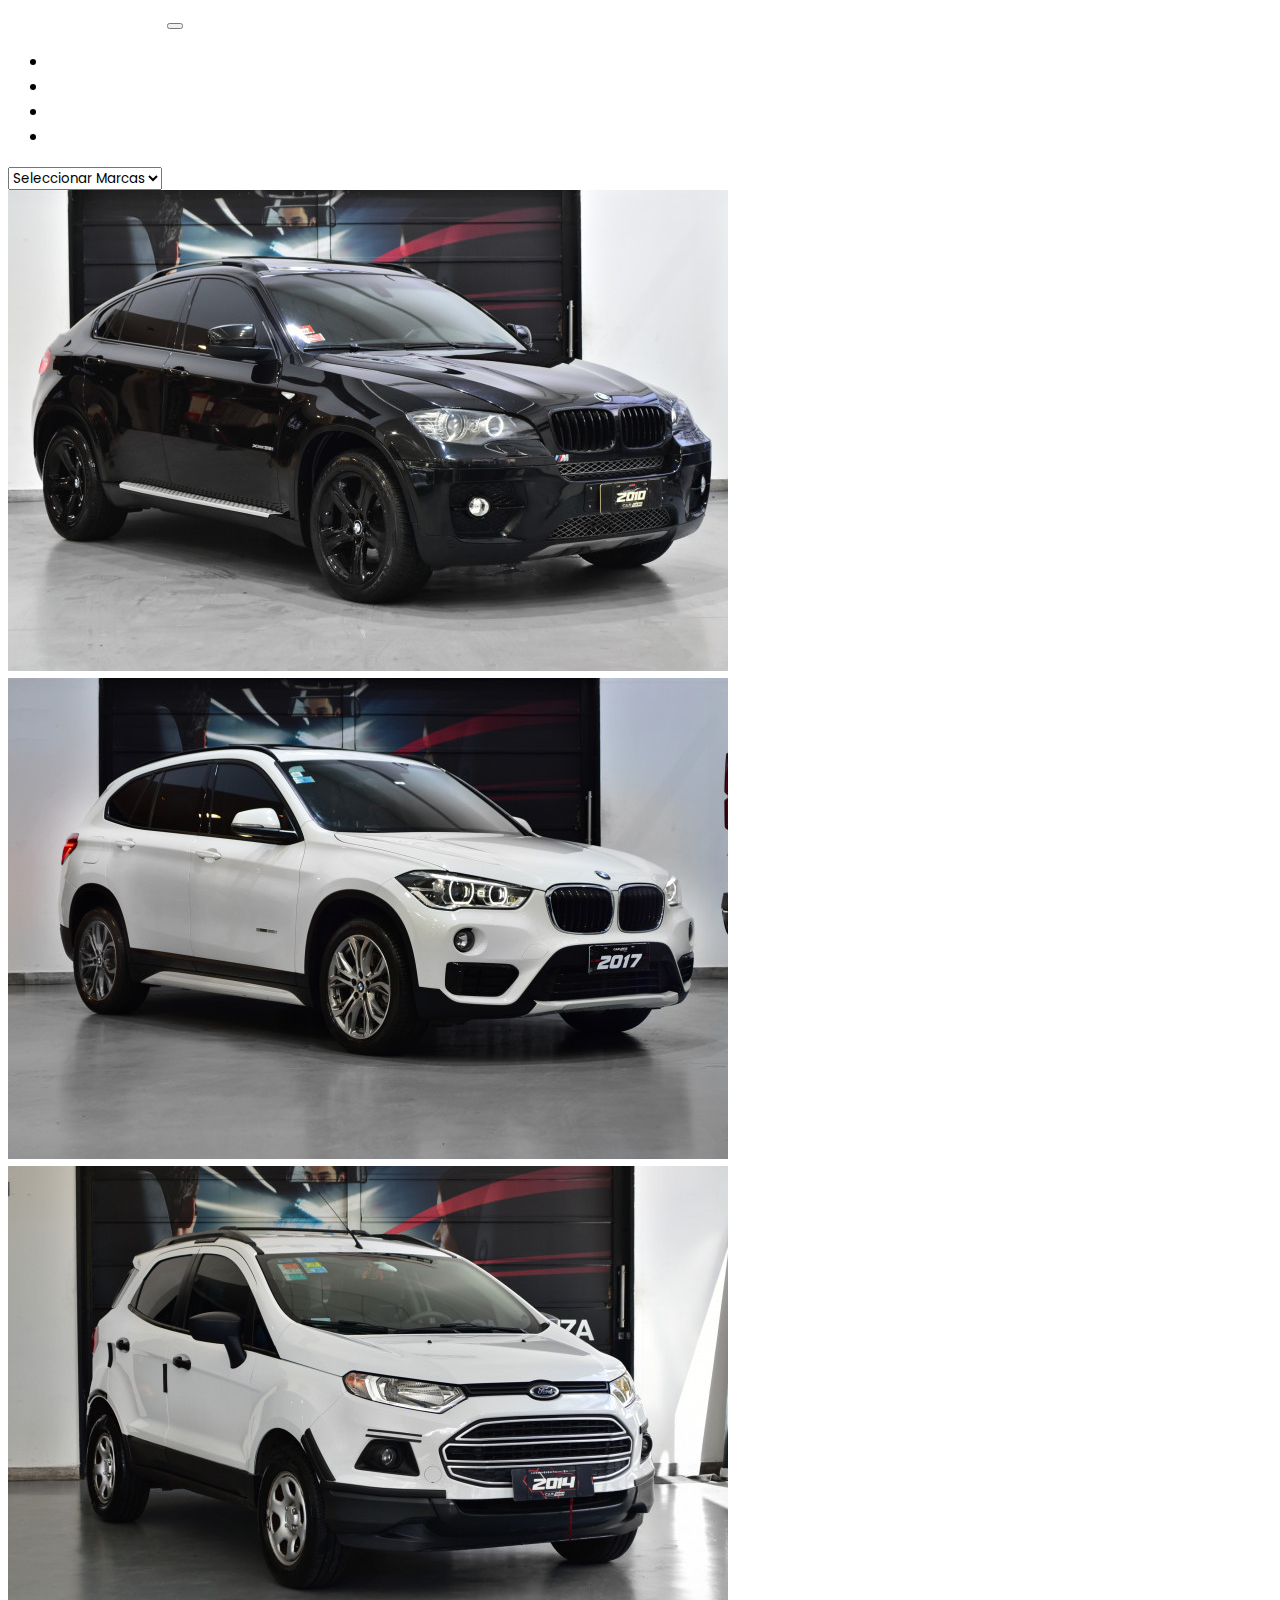
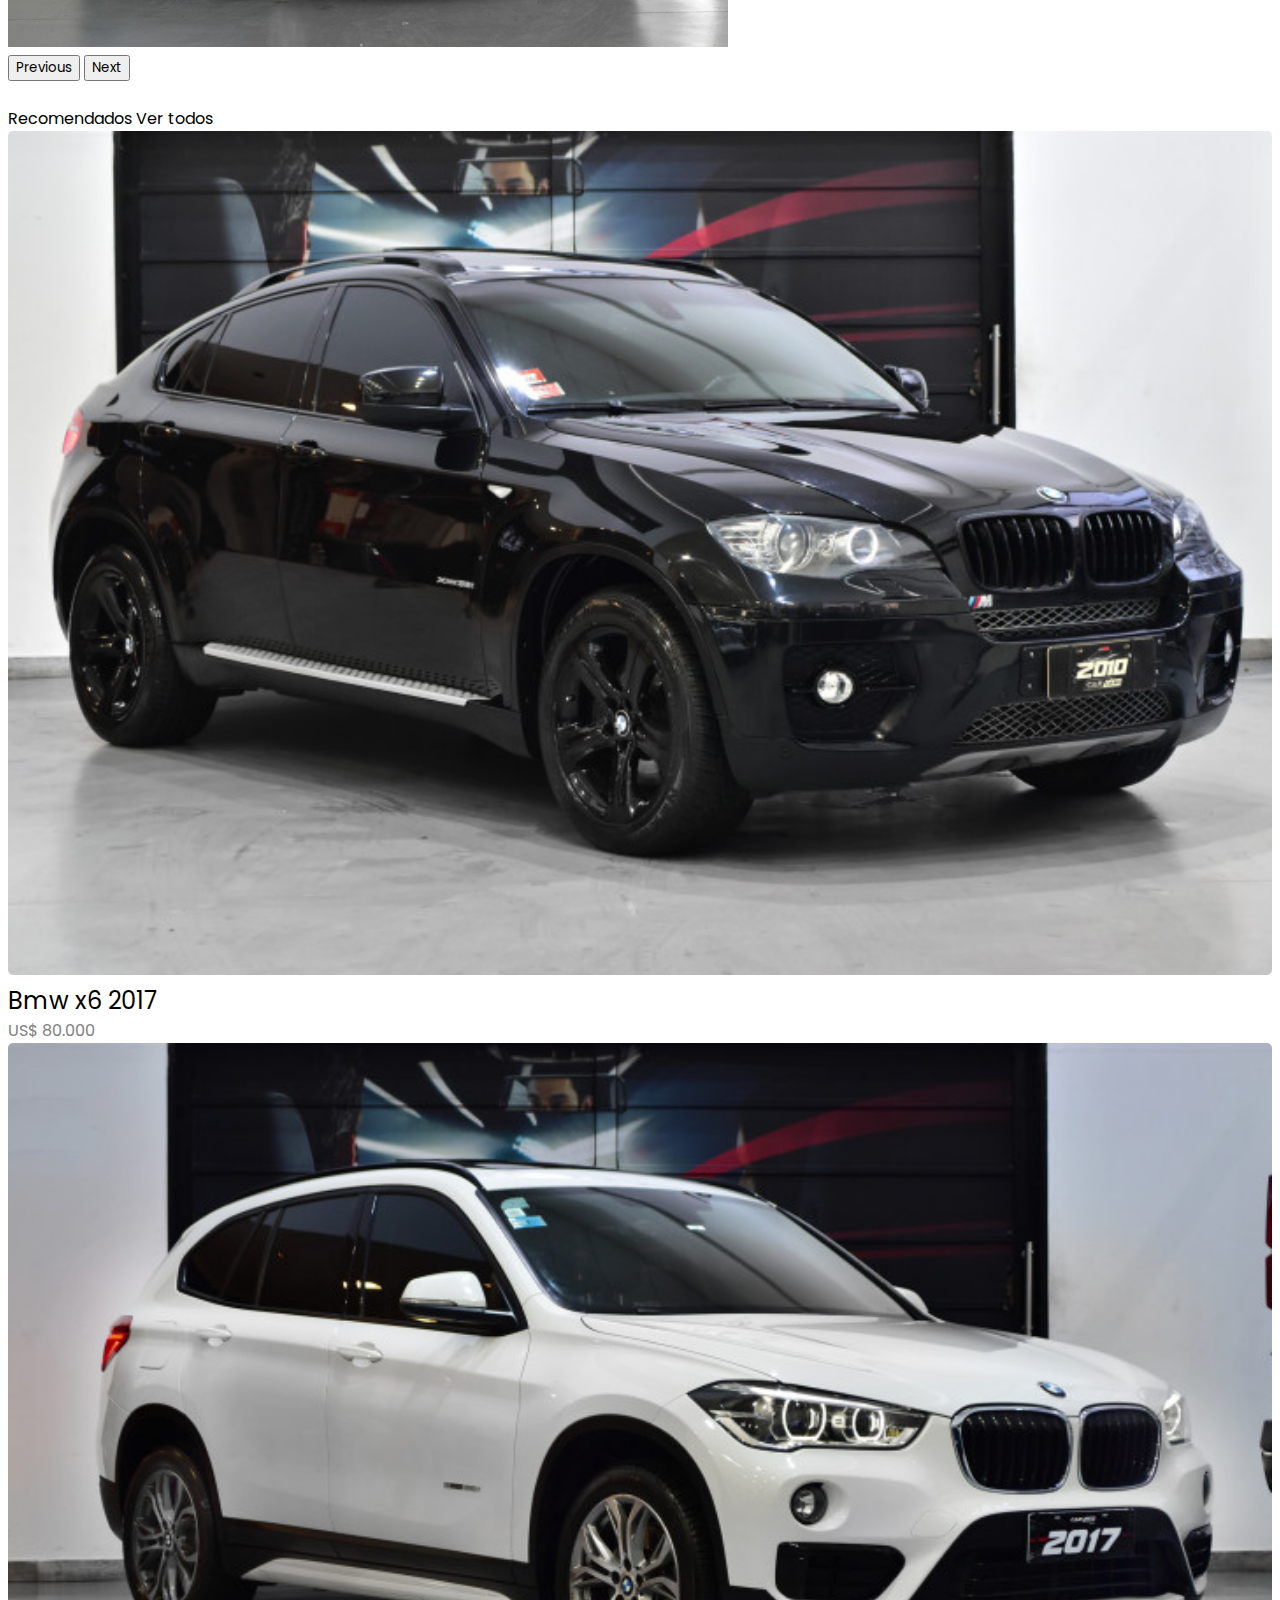
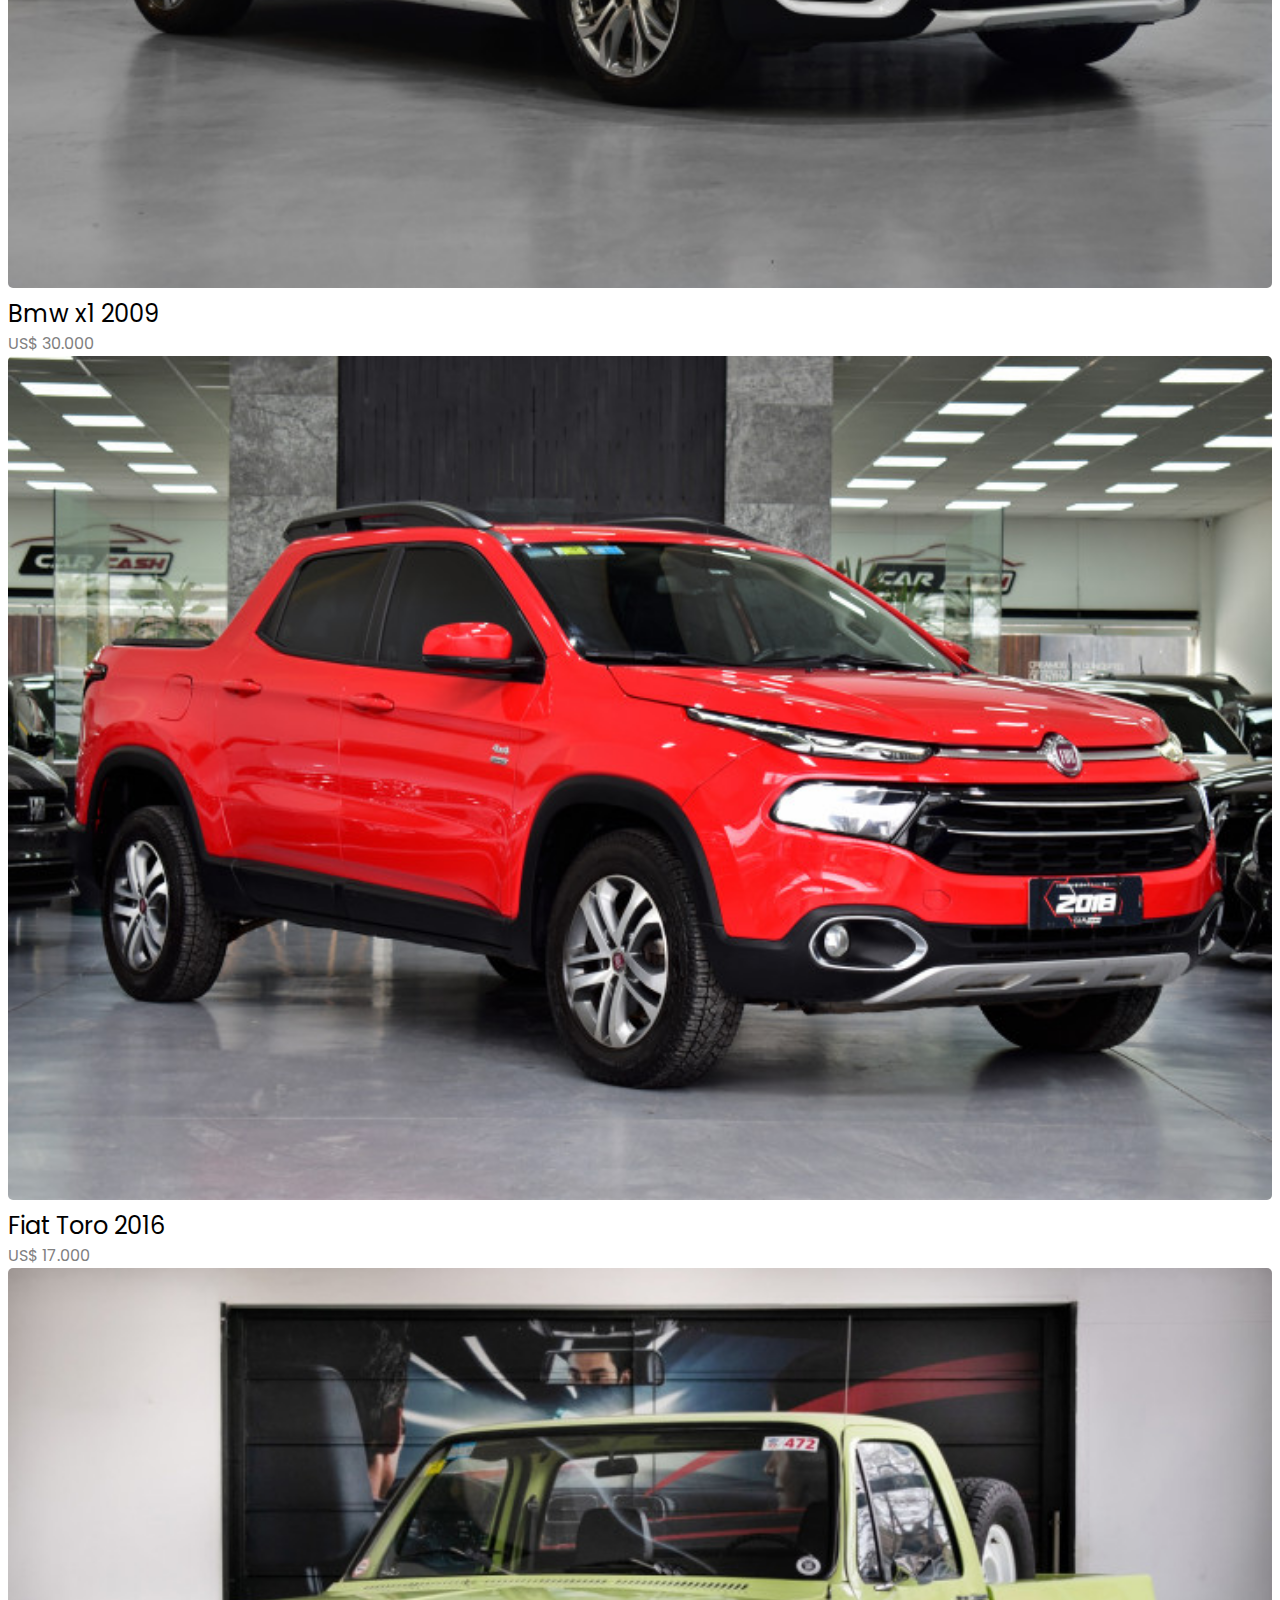
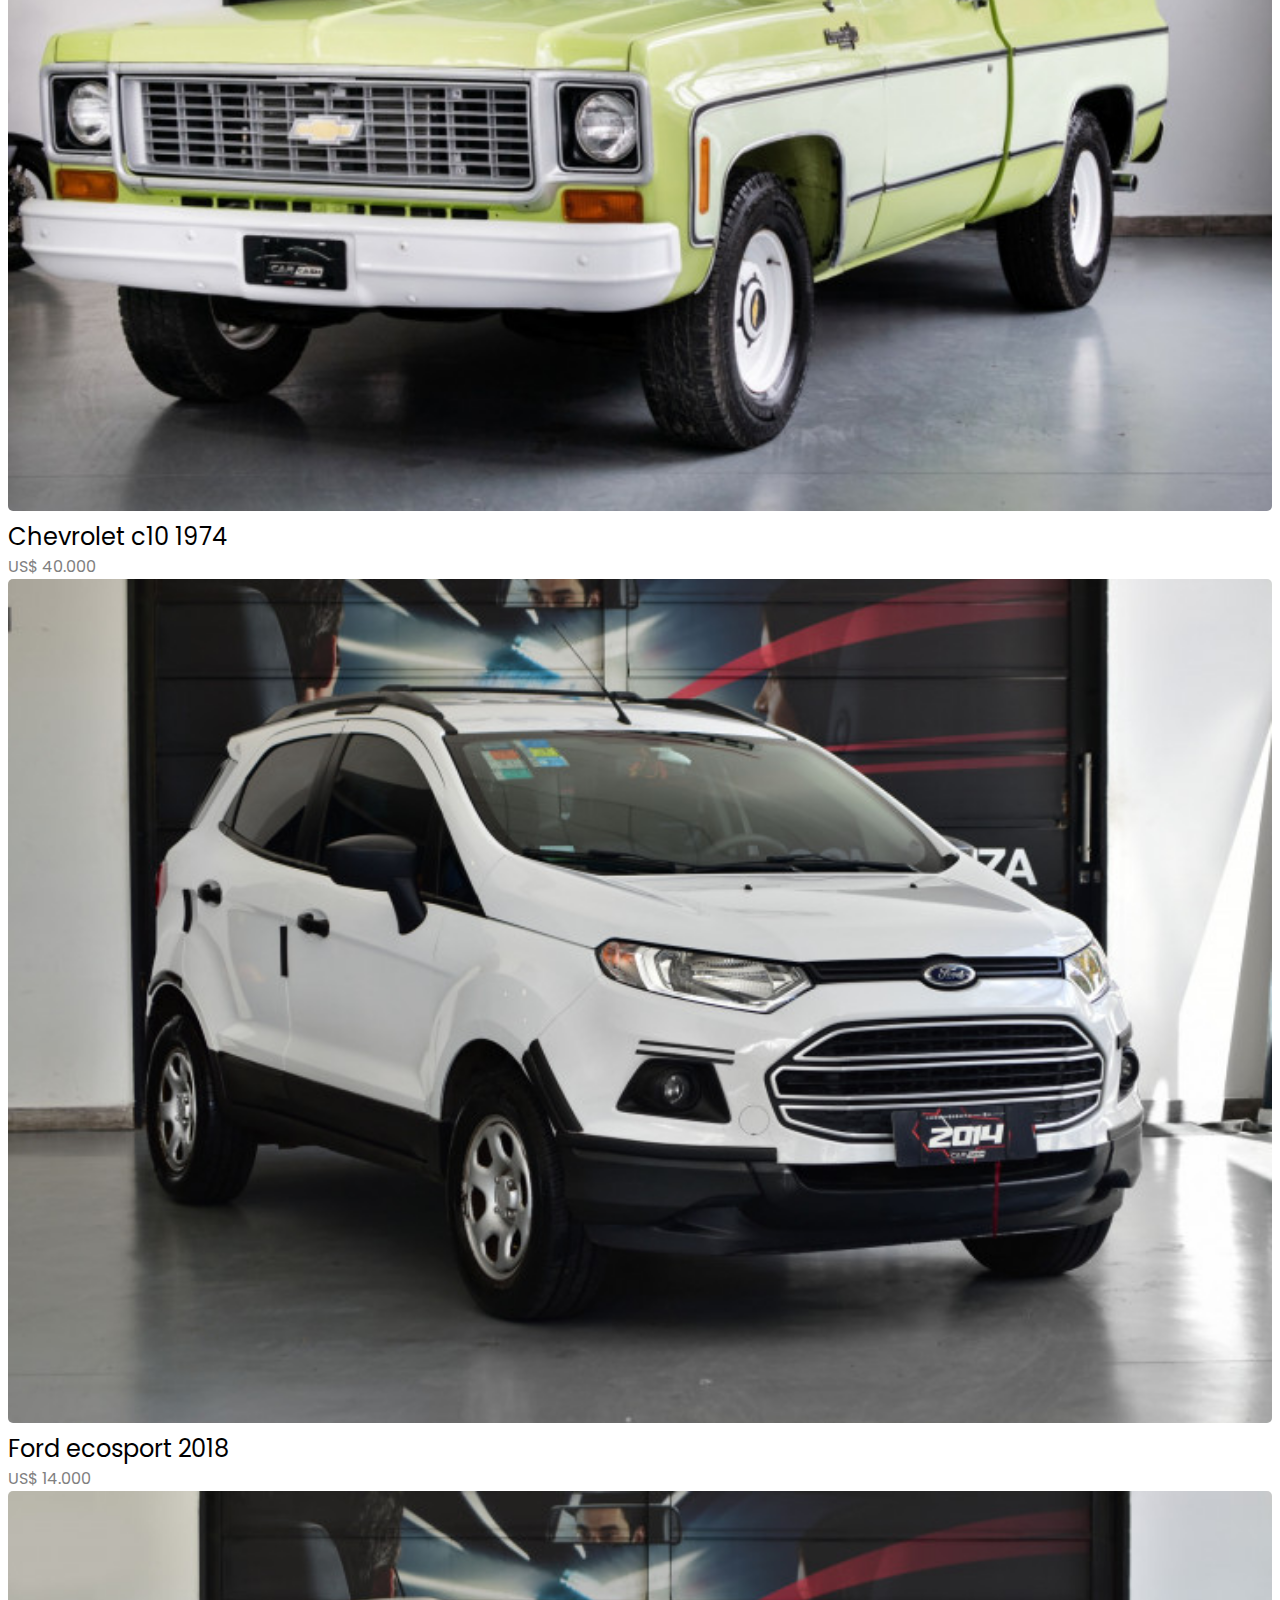
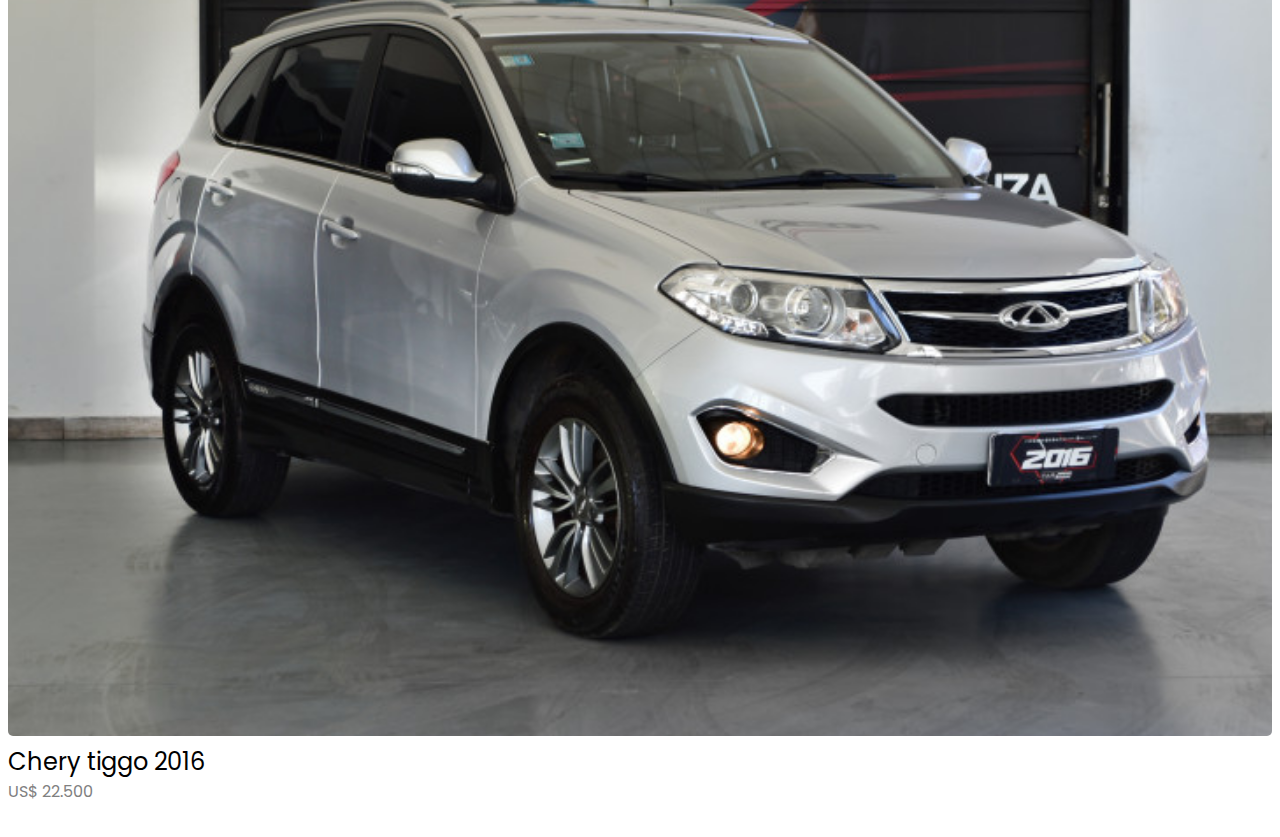
<file: paginas/2.html>
<!DOCTYPE html>
<html lang="en">
    <head>
        <meta charset="UTF-8">
        <meta http-equiv="X-UA-Compatible" content="IE=edge">
        <meta name="viewport" content="width=device-width, initial-scale=1.0">
        <title>inicio</title>
        <!-- CSS only -->
        <link href="https://cdn.jsdelivr.net/npm/bootstrap@5.2.0-beta1/dist/css/bootstrap.min.css" rel="stylesheet" integrity="sha384-0evHe/X+R7YkIZDRvuzKMRqM+OrBnVFBL6DOitfPri4tjfHxaWutUpFmBp4vmVor" crossorigin="anonymous">
        <link rel="stylesheet" href="../style.css">
        <link rel="preconnect" href="https://fonts.googleapis.com">
        <link rel="preconnect" href="https://fonts.gstatic.com" crossorigin>
        <link href="https://fonts.googleapis.com/css2?family=Poppins:wght@400;700&display=swap" rel="stylesheet">
    </head>
    <body>
        <nav class="navbar navbar-expand-lg bg-dark">
            <div class="container-fluid">
                <a class="navbar-brand text-white" href="#">BZ CONCESIONARIO</a>
                <button class="navbar-toggler text-white" type="button" data-bs-toggle="collapse" data-bs-target="#navbarSupportedContent" aria-controls="navbarSupportedContent" aria-expanded="false" aria-label="Toggle navigation">
                    <span class="navbar-toggler-icon"></span>
                </button>
                <div class="collapse navbar-collapse" id="navbarSupportedContent">
                    <ul class="navbar-nav me-auto mb-2 mb-lg-0">
                        <li class="nav-item px-2">
                            <a class="nav-link text-white" href="../index.html">Inicio</a>
                        </li>
                        <li class="nav-item px-2">
                            <a class="nav-link text-white" href="../paginas/inicio.html">Vehiculos</a>
                        </li>
                        <li class="nav-item px-2">
                            <a class="nav-link text-white" href="./descripcion.html">Descripcion de vehiculos</a>
                        </li>
                        <li class="nav-item px-2">
                            <a class="nav-link text-white" href="./2.html">Camionetas</a>
                        </li>
                    </ul>
                </div>
            </div>
        </nav>
        <div class="container-xl">
            <select class="form-select form-select-lg mb-3 mt-3" aria-label=".form-select-lg example">
                <option selected>Seleccionar Marcas</option>
                <option value="1">Audi</option>
                <option value="2">Bmw</option>
                <option value="3">Ford</option>
                <option value="4">Chevrolet</option>
                <option value="5">Mercedes</option>
                <option value="6">Fiat</option>
                <option value="7">Volkswagen</option>
            </select>
            <div class="container-xxl">
                <div id="carouselExampleControls" class="carousel slide mt-4" data-bs-ride="carousel">
                    <div class="carousel-inner">
                        <div class="carousel-item active">
                            <img src="../imagenes/bmw x6.jpg" class="d-block w-100" alt="BMW">
                        </div>
                        <div class="carousel-item">
                            <img src="../imagenes/bmw x1.jpg" class="d-block w-100" alt="BMW">
                        </div>
                        <div class="carousel-item">
                            <img src="../imagenes/ford ecosport 1.6.jpg" class="d-block w-100" alt="BMW">
                        </div>
                    </div>
                    <button class="carousel-control-prev" type="button" data-bs-target="#carouselExampleControls"
                        data-bs-slide="prev">
                        <span class="carousel-control-prev-icon" aria-hidden="true"></span>
                        <span class="visually-hidden">Previous</span>
                    </button>
                    <button class="carousel-control-next" type="button" data-bs-target="#carouselExampleControls"
                        data-bs-slide="next">
                        <span class="carousel-control-next-icon" aria-hidden="true"></span>
                        <span class="visually-hidden">Next</span>
                    </button>
                </div>
            <br>
            <div class="d-flex justify-content-between fs-2">
                <span>Recomendados</span> 
                <span>Ver todos</span>
            </div>
            <div class="d-grid row">
                <div class="auto-item p-2">
                    <img src="../imagenes/bmw x6.jpg" alt="fondo5">
                    <span class="nombre-auto">Bmw x6 2017</span>
                    <span class="precio-auto">US$ 80.000</span>
                </div>
                <div class="auto-item">
                    <img src="../imagenes/bmw x1.jpg" alt="fondo6">
                    <span class="nombre-auto">Bmw x1 2009</span>
                    <span class="precio-auto">US$ 30.000</span>
                </div>
                <div class="auto-item">
                    <img src="../imagenes/fiat toro 2.0.jpg" alt="fondo7">
                    <span class="nombre-auto">Fiat Toro 2016</span>
                    <span class="precio-auto">US$ 17.000</span>
                </div>
                <div class="auto-item">
                    <img src="../imagenes/che c10 1974.jpg" alt="fondo5">
                    <span class="nombre-auto">Chevrolet c10 1974</span>
                    <span class="precio-auto">US$ 40.000</span>
                </div>
                <div class="auto-item">
                    <img src="../imagenes/ford ecosport 1.6.jpg" alt="fondo6">
                    <span class="nombre-auto">Ford ecosport 2018</span>
                    <span class="precio-auto">US$ 14.000</span>
                </div>
                <div class="auto-item">
                    <img src="../imagenes/chery tiggo 2016.jpg" alt="fondo7">
                    <span class="nombre-auto">Chery tiggo 2016</span>
                    <span class="precio-auto">US$ 22.500</span>
                </div>
            </div>
            <div class="mt-2 pb-2 d-flex justify-content-center me-2">
                <a href="inicio.html" type="button" class="btn btn-primary flex-grow-2 ms-3">1</a>
                <a href="2.html" type="button" class="btn btn-primary flex-grow-2 ms-3">2</a>
            </div>
        </div>
        <!-- JavaScript Bundle with Popper -->
        <script src="../js/bootstrap.min.js"></script>
    </body>
</html>
</file>
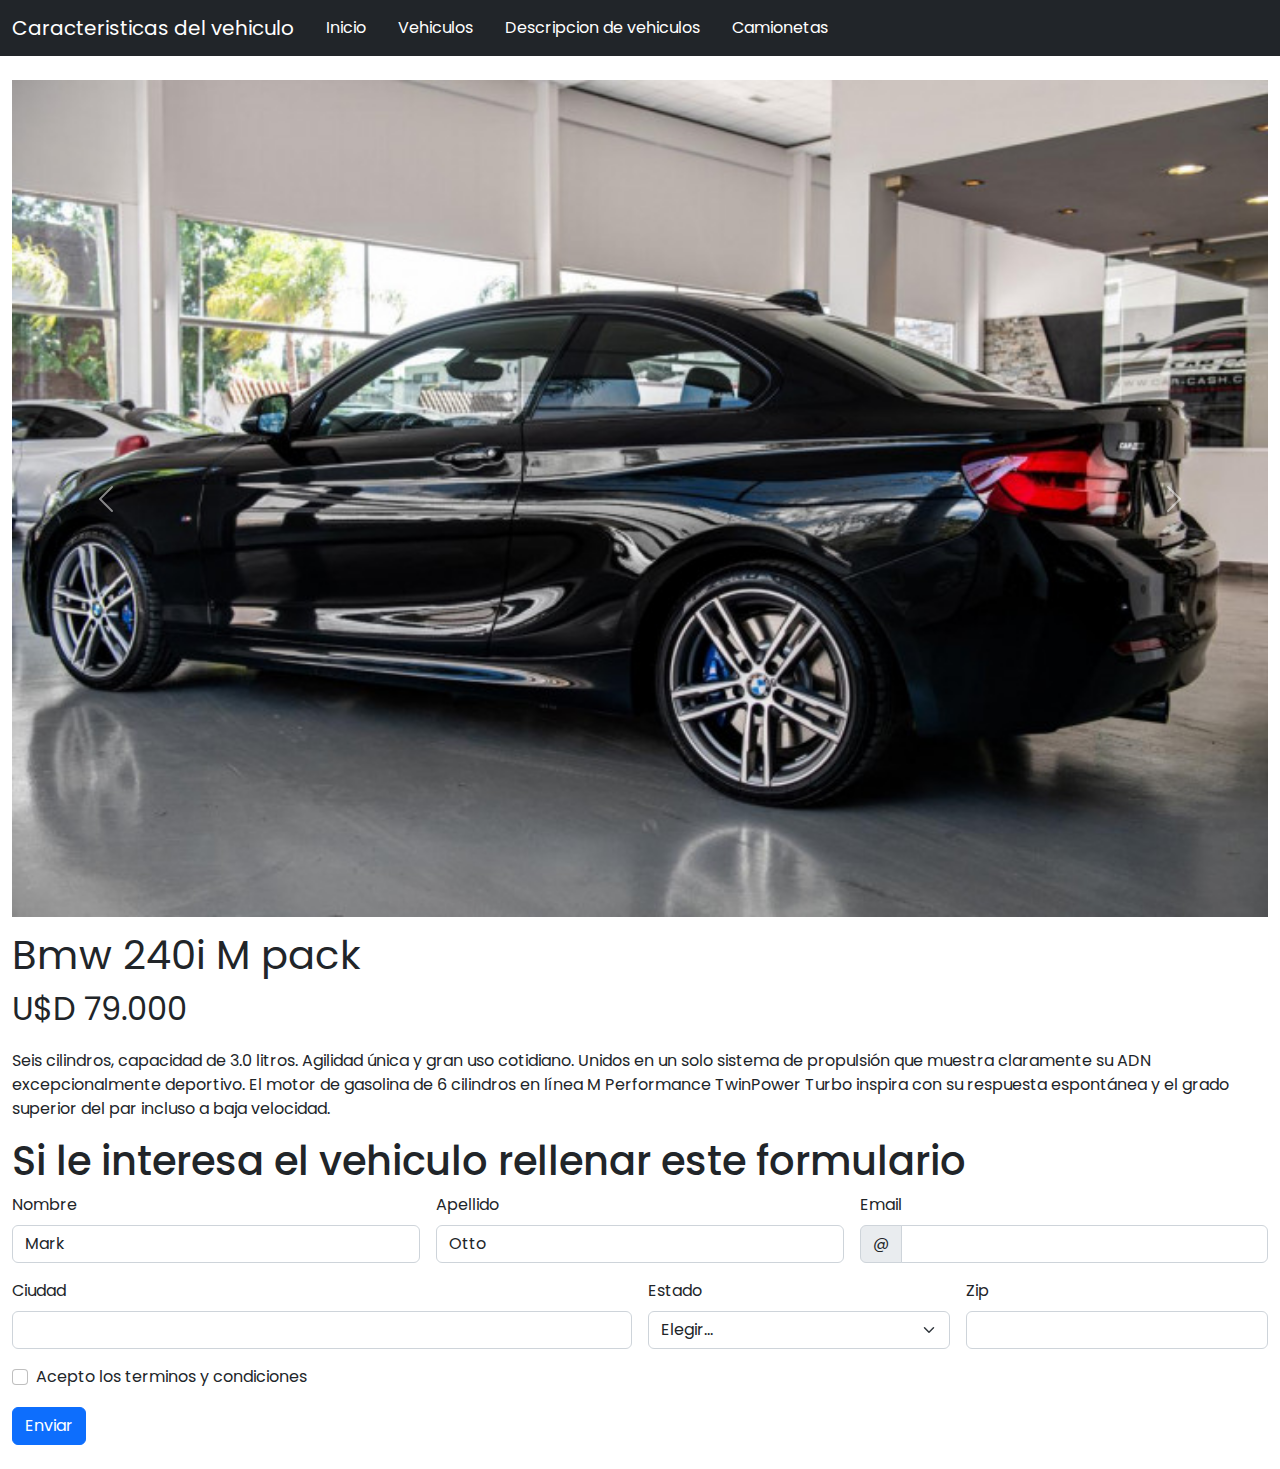
<file: paginas/descripcion.html>
<!DOCTYPE html>
<html lang="en">

<head>
    <meta charset="UTF-8">
    <meta http-equiv="X-UA-Compatible" content="IE=edge">
    <meta name="viewport" content="width=device-width, initial-scale=1.0">
    <title>Descripcion auto</title>
    <!-- CSS only -->
    <link rel="stylesheet" href="../style.css">
    <link rel="stylesheet" href="../css/bootstrap.min.css">
    <link rel="preconnect" href="https://fonts.googleapis.com">
    <link rel="preconnect" href="https://fonts.gstatic.com" crossorigin>
    <link href="https://fonts.googleapis.com/css2?family=Poppins:wght@400;700&display=swap" rel="stylesheet">
</head>

<body>
    <nav class="navbar navbar-expand-lg bg-dark">
        <div class="container-fluid">
            <a class="navbar-brand text-white" href="#">Caracteristicas del vehiculo</a>
            <button class="navbar-toggler text-white" type="button" data-bs-toggle="collapse"
                data-bs-target="#navbarSupportedContent" aria-controls="navbarSupportedContent" aria-expanded="false"
                aria-label="Toggle navigation">
                <span class="navbar-toggler-icon"></span>
            </button>
            <div class="collapse navbar-collapse" id="navbarSupportedContent">
                <ul class="navbar-nav me-auto mb-2 mb-lg-0">
                    <li class="nav-item px-2">
                        <a class="nav-link text-white" href="../index.html">Inicio</a>
                    </li>
                    <li class="nav-item px-2">
                        <a class="nav-link text-white" href="../paginas/inicio.html">Vehiculos</a>
                    </li>
                    <li class="nav-item px-2">
                        <a class="nav-link text-white" href="./descripcion.html">Descripcion de vehiculos</a>
                    </li>
                    <li class="nav-item px-2">
                        <a class="nav-link text-white" href="../paginas/2.html">Camionetas</a>
                    </li>
                </ul>
            </div>
        </div>
    </nav>
    <div class="container-xxl">
        <div id="carouselExampleControls" class="carousel slide mt-4" data-bs-ride="carousel">
            <div class="carousel-inner">
                <div class="carousel-item active">
                    <img src="../imagenes/bmw4.jpg.jpg" class="d-block w-100" alt="BMW">
                </div>
                <div class="carousel-item">
                    <img src="../imagenes/bmw3.jpg.jpg" class="d-block w-100" alt="BMW">
                </div>
                <div class="carousel-item">
                    <img src="../imagenes/bmw.jpg.jpg" class="d-block w-100" alt="BMW">
                </div>
            </div>
            <button class="carousel-control-prev" type="button" data-bs-target="#carouselExampleControls"
                data-bs-slide="prev">
                <span class="carousel-control-prev-icon" aria-hidden="true"></span>
                <span class="visually-hidden">Previous</span>
            </button>
            <button class="carousel-control-next" type="button" data-bs-target="#carouselExampleControls"
                data-bs-slide="next">
                <span class="carousel-control-next-icon" aria-hidden="true"></span>
                <span class="visually-hidden">Next</span>
            </button>
        </div>
        <p class="fs-1 mt-2 mb-0">Bmw 240i M pack</p>
        <p class="fs-2">U$D 79.000</p>
        <p class="fs-6 mt-0">Seis cilindros, capacidad de 3.0 litros. Agilidad única y gran uso cotidiano. Unidos
            en un
            solo sistema de propulsión que muestra claramente su ADN excepcionalmente deportivo. El motor de gasolina de
            6
            cilindros en línea M Performance TwinPower Turbo inspira con su respuesta espontánea y el grado superior del
            par
            incluso a baja velocidad.</p>
        <h1>Si le interesa el vehiculo rellenar este formulario</h1>
        <form class="row g-3 needs-validation" novalidate>
            <div class="col-md-4">
                <label for="validationCustom01" class="form-label">Nombre</label>
                <input type="text" class="form-control" id="validationCustom01" value="Mark" required>
                <div class="valid-feedback">
                    Looks good!
                </div>
            </div>
            <div class="col-md-4">
                <label for="validationCustom02" class="form-label">Apellido</label>
                <input type="text" class="form-control" id="validationCustom02" value="Otto" required>
                <div class="valid-feedback">
                    Looks good!
                </div>
            </div>
            <div class="col-md-4">
                <label for="validationCustomUsername" class="form-label">Email</label>
                <div class="input-group has-validation">
                    <span class="input-group-text" id="inputGroupPrepend">@</span>
                    <input type="text" class="form-control" id="validationCustomUsername"
                        aria-describedby="inputGroupPrepend" required>
                    <div class="invalid-feedback">
                        Please choose a username.
                    </div>
                </div>
            </div>
            <div class="col-md-6">
                <label for="validationCustom03" class="form-label">Ciudad</label>
                <input type="text" class="form-control" id="validationCustom03" required>
                <div class="invalid-feedback">
                    Please provide a valid city.
                </div>
            </div>
            <div class="col-md-3">
                <label for="validationCustom04" class="form-label">Estado</label>
                <select class="form-select" id="validationCustom04" required>
                    <option selected disabled value="">Elegir...</option>
                    <option>...</option>
                </select>
                <div class="invalid-feedback">
                    Please select a valid state.
                </div>
            </div>
            <div class="col-md-3">
                <label for="validationCustom05" class="form-label">Zip</label>
                <input type="text" class="form-control" id="validationCustom05" required>
                <div class="invalid-feedback">
                    Please provide a valid zip.
                </div>
            </div>
            <div class="col-12">
                <div class="form-check">
                    <input class="form-check-input" type="checkbox" value="" id="invalidCheck" required>
                    <label class="form-check-label" for="invalidCheck">
                        Acepto los terminos y condiciones
                    </label>
                    <div class="invalid-feedback">
                        You must agree before submitting.
                    </div>
                </div>
            </div>
            <div class="col-12">
                <button class="btn btn-primary" type="submit">Enviar</button>
            </div>
        </form>
        <br>
    </div>
    <!-- JavaScript Bundle with Popper -->
    <script src="https://cdn.jsdelivr.net/npm/bootstrap@5.2.0-beta1/dist/js/bootstrap.bundle.min.js"
        integrity="sha384-pprn3073KE6tl6bjs2QrFaJGz5/SUsLqktiwsUTF55Jfv3qYSDhgCecCxMW52nD2"
        crossorigin="anonymous"></script>
</body>

</html>
</file>
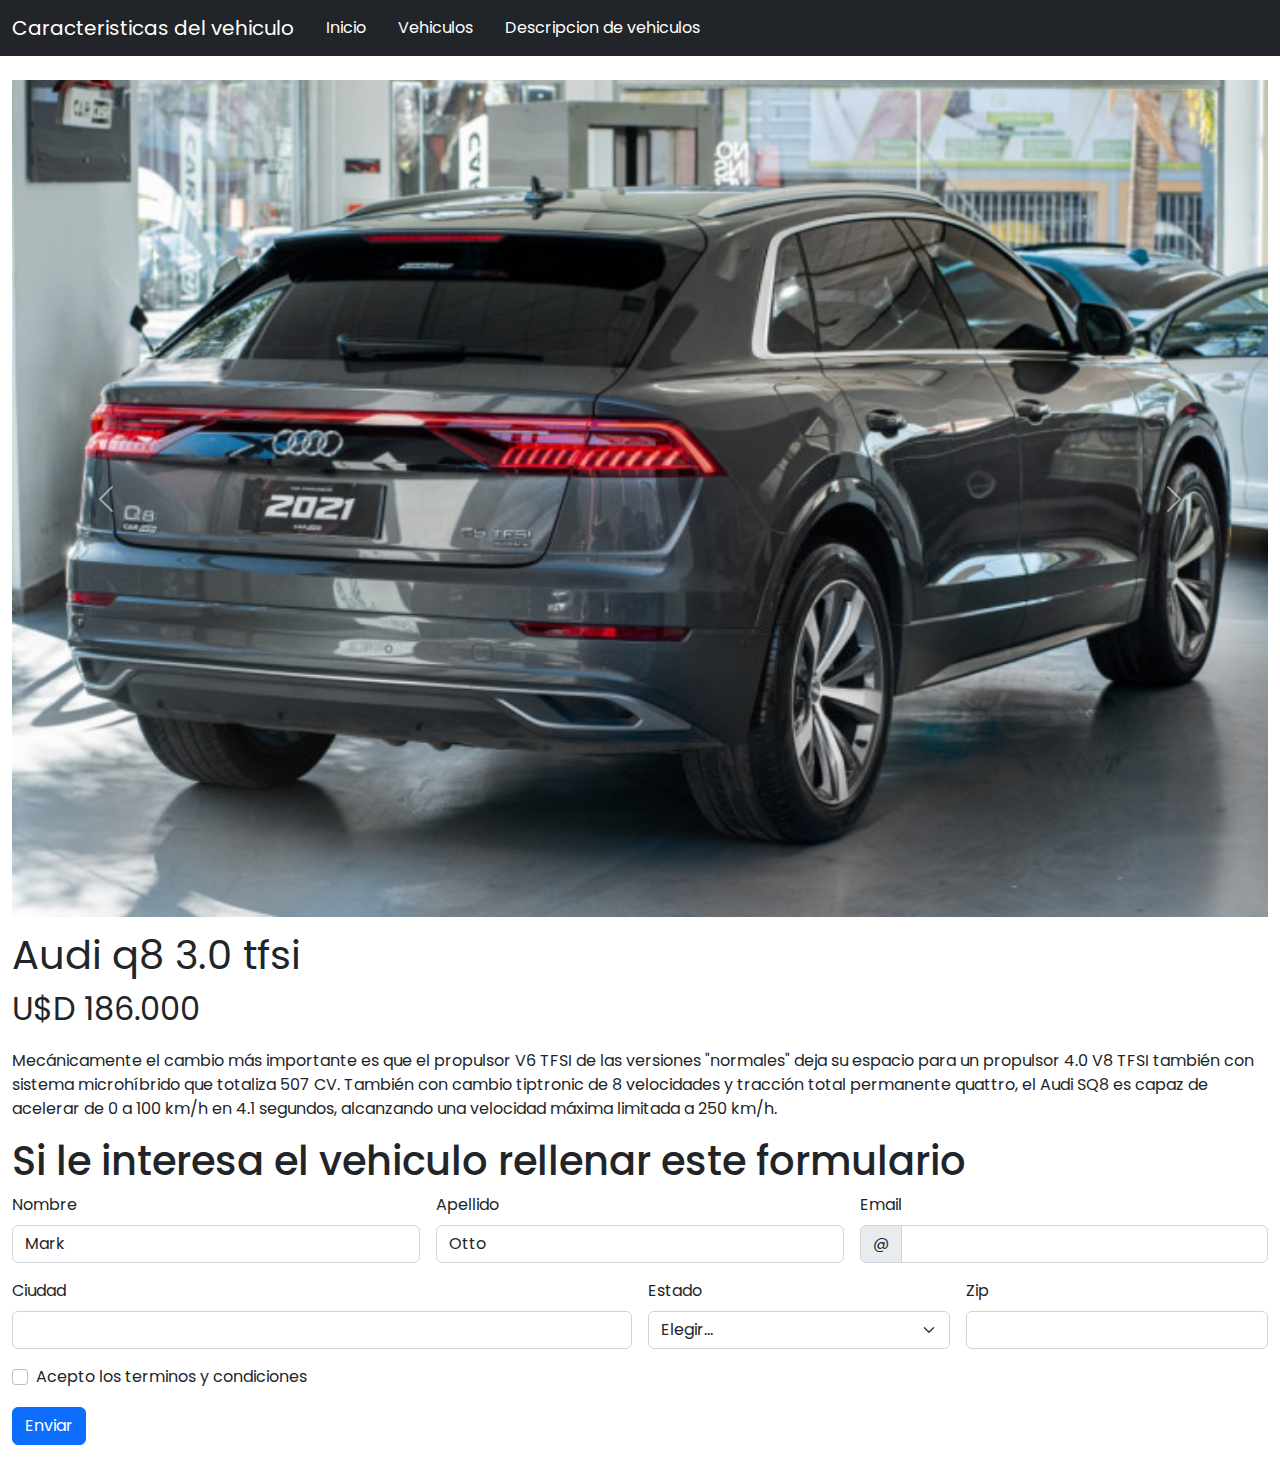
<file: paginas/descripcionextra.html>
<!DOCTYPE html>
<html lang="en">

<head>
    <meta charset="UTF-8">
    <meta http-equiv="X-UA-Compatible" content="IE=edge">
    <meta name="viewport" content="width=device-width, initial-scale=1.0">
    <title>Descripcion extra</title>
    <!-- CSS only -->
    <link rel="stylesheet" href="../style.css">
    <link rel="stylesheet" href="../css/bootstrap.min.css">
    <link rel="preconnect" href="https://fonts.googleapis.com">
    <link rel="preconnect" href="https://fonts.gstatic.com" crossorigin>
    <link href="https://fonts.googleapis.com/css2?family=Poppins:wght@400;700&display=swap" rel="stylesheet">
</head>

<body>
    <nav class="navbar navbar-expand-lg bg-dark">
        <div class="container-fluid">
            <a class="navbar-brand text-white" href="#">Caracteristicas del vehiculo</a>
            <button class="navbar-toggler text-white" type="button" data-bs-toggle="collapse"
                data-bs-target="#navbarSupportedContent" aria-controls="navbarSupportedContent" aria-expanded="false"
                aria-label="Toggle navigation">
                <span class="navbar-toggler-icon"></span>
            </button>
            <div class="collapse navbar-collapse" id="navbarSupportedContent">
                <ul class="navbar-nav me-auto mb-2 mb-lg-0">
                    <li class="nav-item px-2">
                        <a class="nav-link text-white" href="../index.html">Inicio</a>
                    </li>
                    <li class="nav-item px-2">
                        <a class="nav-link text-white" href="../paginas/inicio.html">Vehiculos</a>
                    </li>
                    <li class="nav-item px-2">
                        <a class="nav-link text-white" href="./descripcion.html">Descripcion de vehiculos</a>
                    </li>
                </ul>
            </div>
        </div>
    </nav>
    <div class="container-xxl">
        <div id="carouselExampleControls" class="carousel slide mt-4" data-bs-ride="carousel">
            <div class="carousel-inner">
                <div class="carousel-item active">
                    <img src="../imagenes/audi q8 atras.jpg" class="d-block w-100" alt="BMW">
                </div>
                <div class="carousel-item">
                    <img src="../imagenes/audi q8 interior.jpg" class="d-block w-100" alt="BMW">
                </div>
                <div class="carousel-item">
                    <img src="../imagenes/audi.jpg.jpg" class="d-block w-100" alt="BMW">
                </div>
            </div>
            <button class="carousel-control-prev" type="button" data-bs-target="#carouselExampleControls"
                data-bs-slide="prev">
                <span class="carousel-control-prev-icon" aria-hidden="true"></span>
                <span class="visually-hidden">Previous</span>
            </button>
            <button class="carousel-control-next" type="button" data-bs-target="#carouselExampleControls"
                data-bs-slide="next">
                <span class="carousel-control-next-icon" aria-hidden="true"></span>
                <span class="visually-hidden">Next</span>
            </button>
        </div>
        <p class="fs-1 mt-2 mb-0">Audi q8 3.0 tfsi</p>
        <p class="fs-2">U$D 186.000</p>
        <p class="fs-6 mt-0">Mecánicamente el cambio más importante es que el propulsor V6 TFSI de las versiones "normales" deja su espacio para un propulsor 4.0 V8 TFSI también con sistema microhíbrido que totaliza 507 CV. También con cambio tiptronic de 8 velocidades y tracción total permanente quattro, el Audi SQ8 es capaz de acelerar de 0 a 100 km/h en 4.1 segundos, alcanzando una velocidad máxima limitada a 250 km/h. 
        <h1>Si le interesa el vehiculo rellenar este formulario</h1>
        <form class="row g-3 needs-validation" novalidate>
            <div class="col-md-4">
                <label for="validationCustom01" class="form-label">Nombre</label>
                <input type="text" class="form-control" id="validationCustom01" value="Mark" required>
                <div class="valid-feedback">
                    Looks good!
                </div>
            </div>
            <div class="col-md-4">
                <label for="validationCustom02" class="form-label">Apellido</label>
                <input type="text" class="form-control" id="validationCustom02" value="Otto" required>
                <div class="valid-feedback">
                    Looks good!
                </div>
            </div>
            <div class="col-md-4">
                <label for="validationCustomUsername" class="form-label">Email</label>
                <div class="input-group has-validation">
                    <span class="input-group-text" id="inputGroupPrepend">@</span>
                    <input type="text" class="form-control" id="validationCustomUsername"
                        aria-describedby="inputGroupPrepend" required>
                    <div class="invalid-feedback">
                        Please choose a username.
                    </div>
                </div>
            </div>
            <div class="col-md-6">
                <label for="validationCustom03" class="form-label">Ciudad</label>
                <input type="text" class="form-control" id="validationCustom03" required>
                <div class="invalid-feedback">
                    Please provide a valid city.
                </div>
            </div>
            <div class="col-md-3">
                <label for="validationCustom04" class="form-label">Estado</label>
                <select class="form-select" id="validationCustom04" required>
                    <option selected disabled value="">Elegir...</option>
                    <option>...</option>
                </select>
                <div class="invalid-feedback">
                    Please select a valid state.
                </div>
            </div>
            <div class="col-md-3">
                <label for="validationCustom05" class="form-label">Zip</label>
                <input type="text" class="form-control" id="validationCustom05" required>
                <div class="invalid-feedback">
                    Please provide a valid zip.
                </div>
            </div>
            <div class="col-12">
                <div class="form-check">
                    <input class="form-check-input" type="checkbox" value="" id="invalidCheck" required>
                    <label class="form-check-label" for="invalidCheck">
                        Acepto los terminos y condiciones
                    </label>
                    <div class="invalid-feedback">
                        You must agree before submitting.
                    </div>
                </div>
            </div>
            <div class="col-12">
                <button class="btn btn-primary" type="submit">Enviar</button>
            </div>
        </form>
        <br>
    </div>
    <!-- JavaScript Bundle with Popper -->
    <script src="https://cdn.jsdelivr.net/npm/bootstrap@5.2.0-beta1/dist/js/bootstrap.bundle.min.js"
        integrity="sha384-pprn3073KE6tl6bjs2QrFaJGz5/SUsLqktiwsUTF55Jfv3qYSDhgCecCxMW52nD2"
        crossorigin="anonymous"></script>
</body>

</html>
</file>
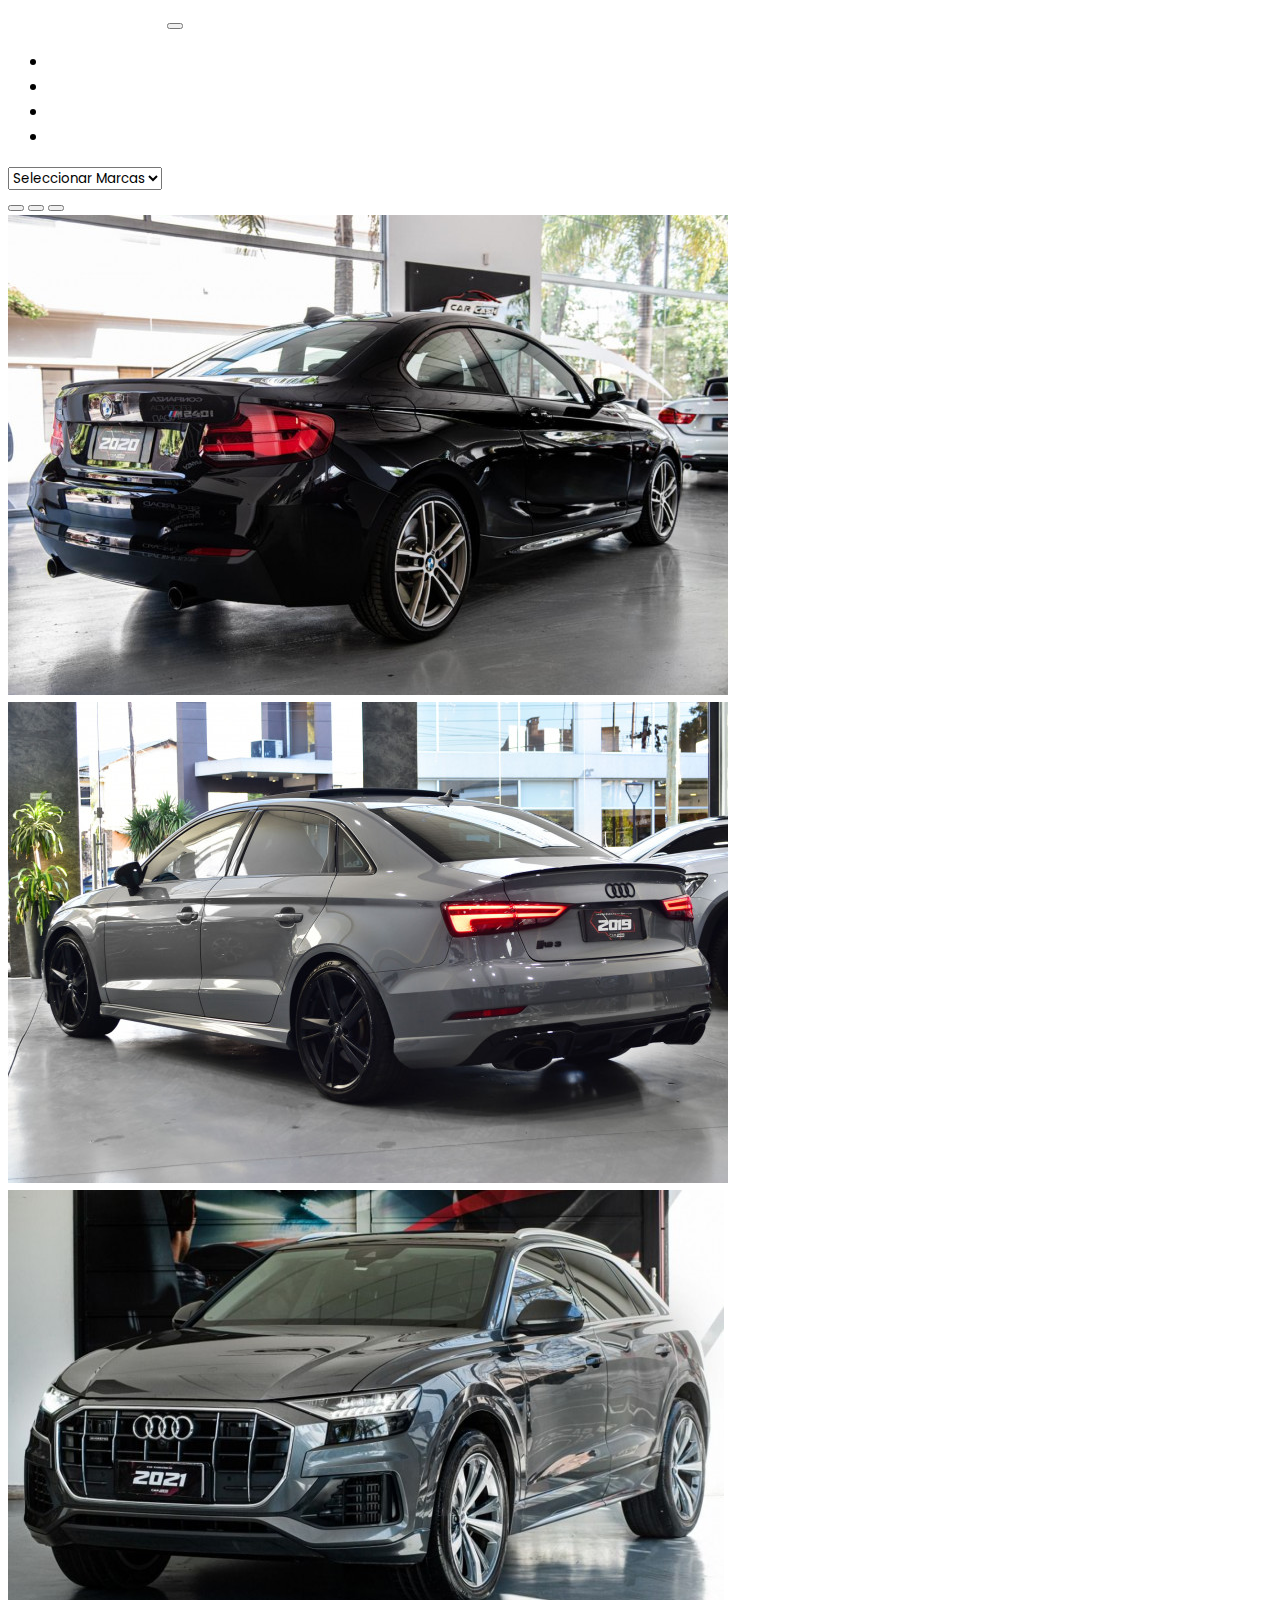
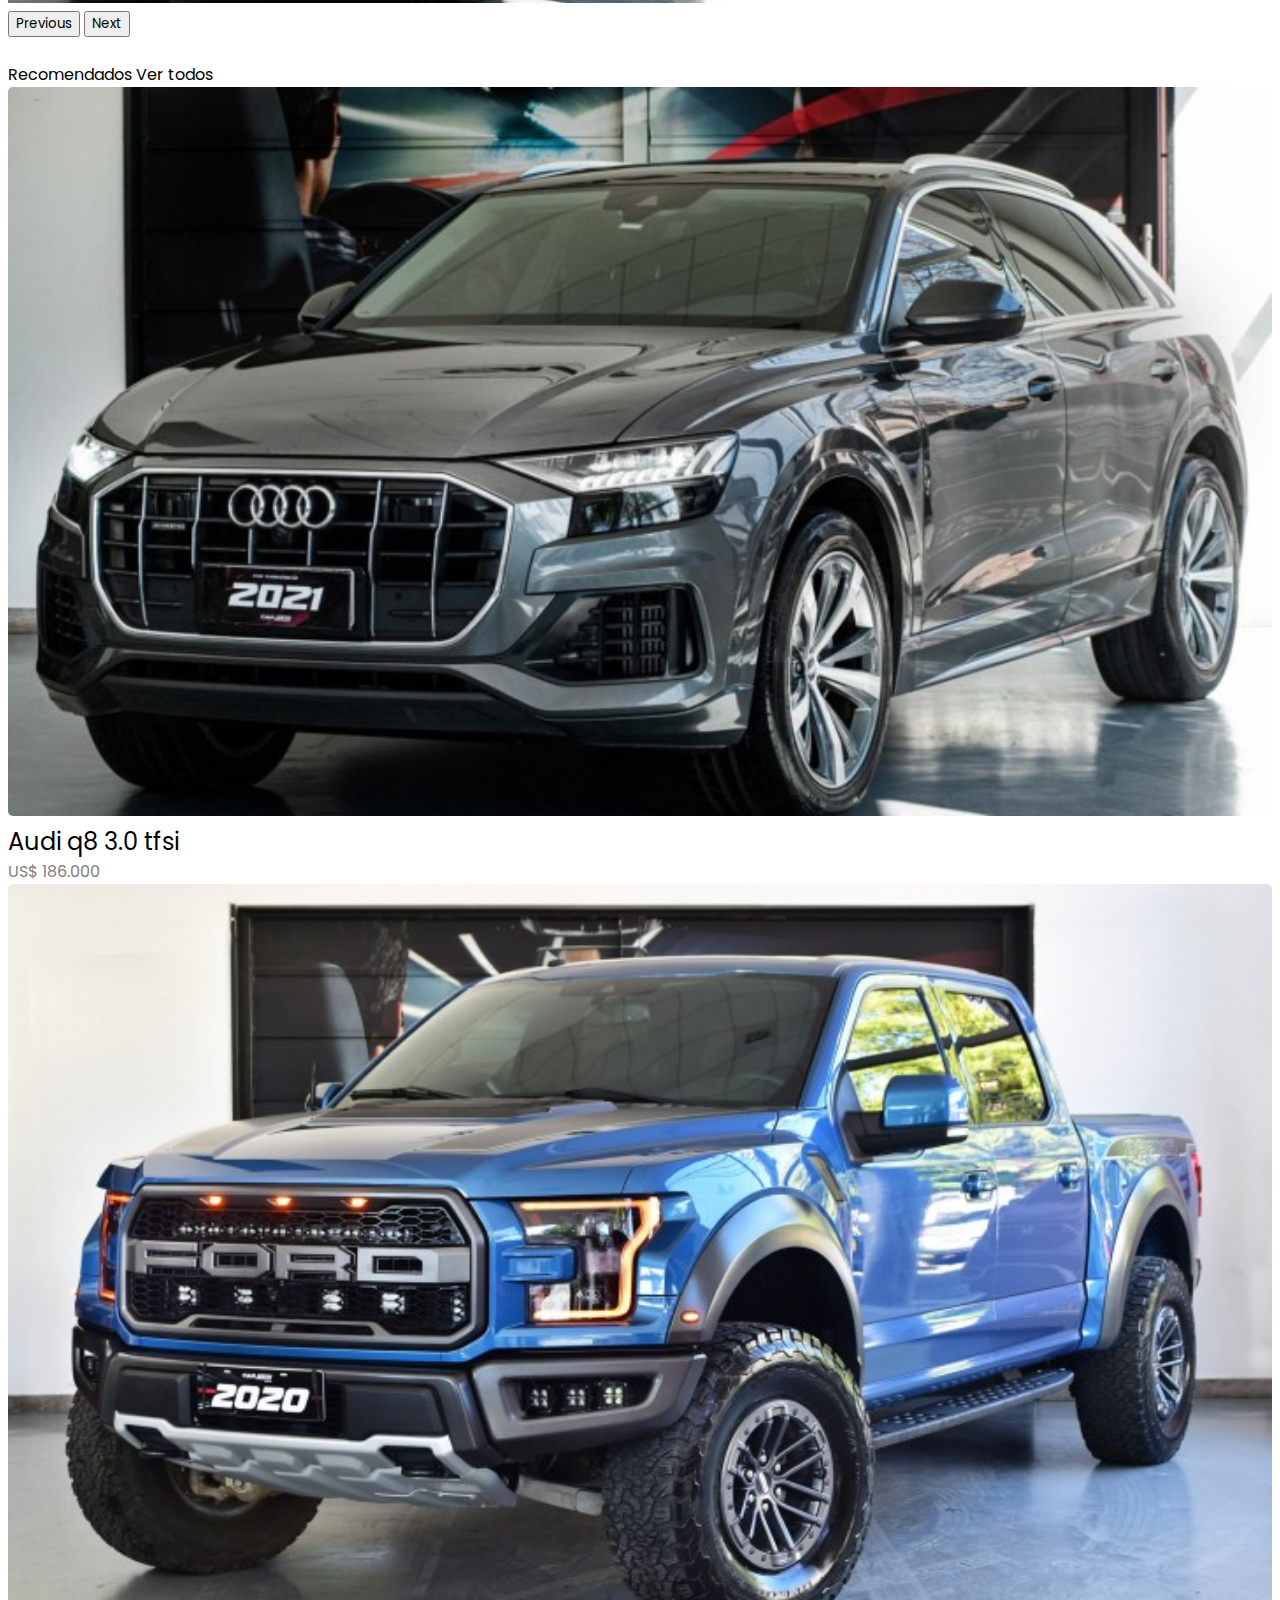
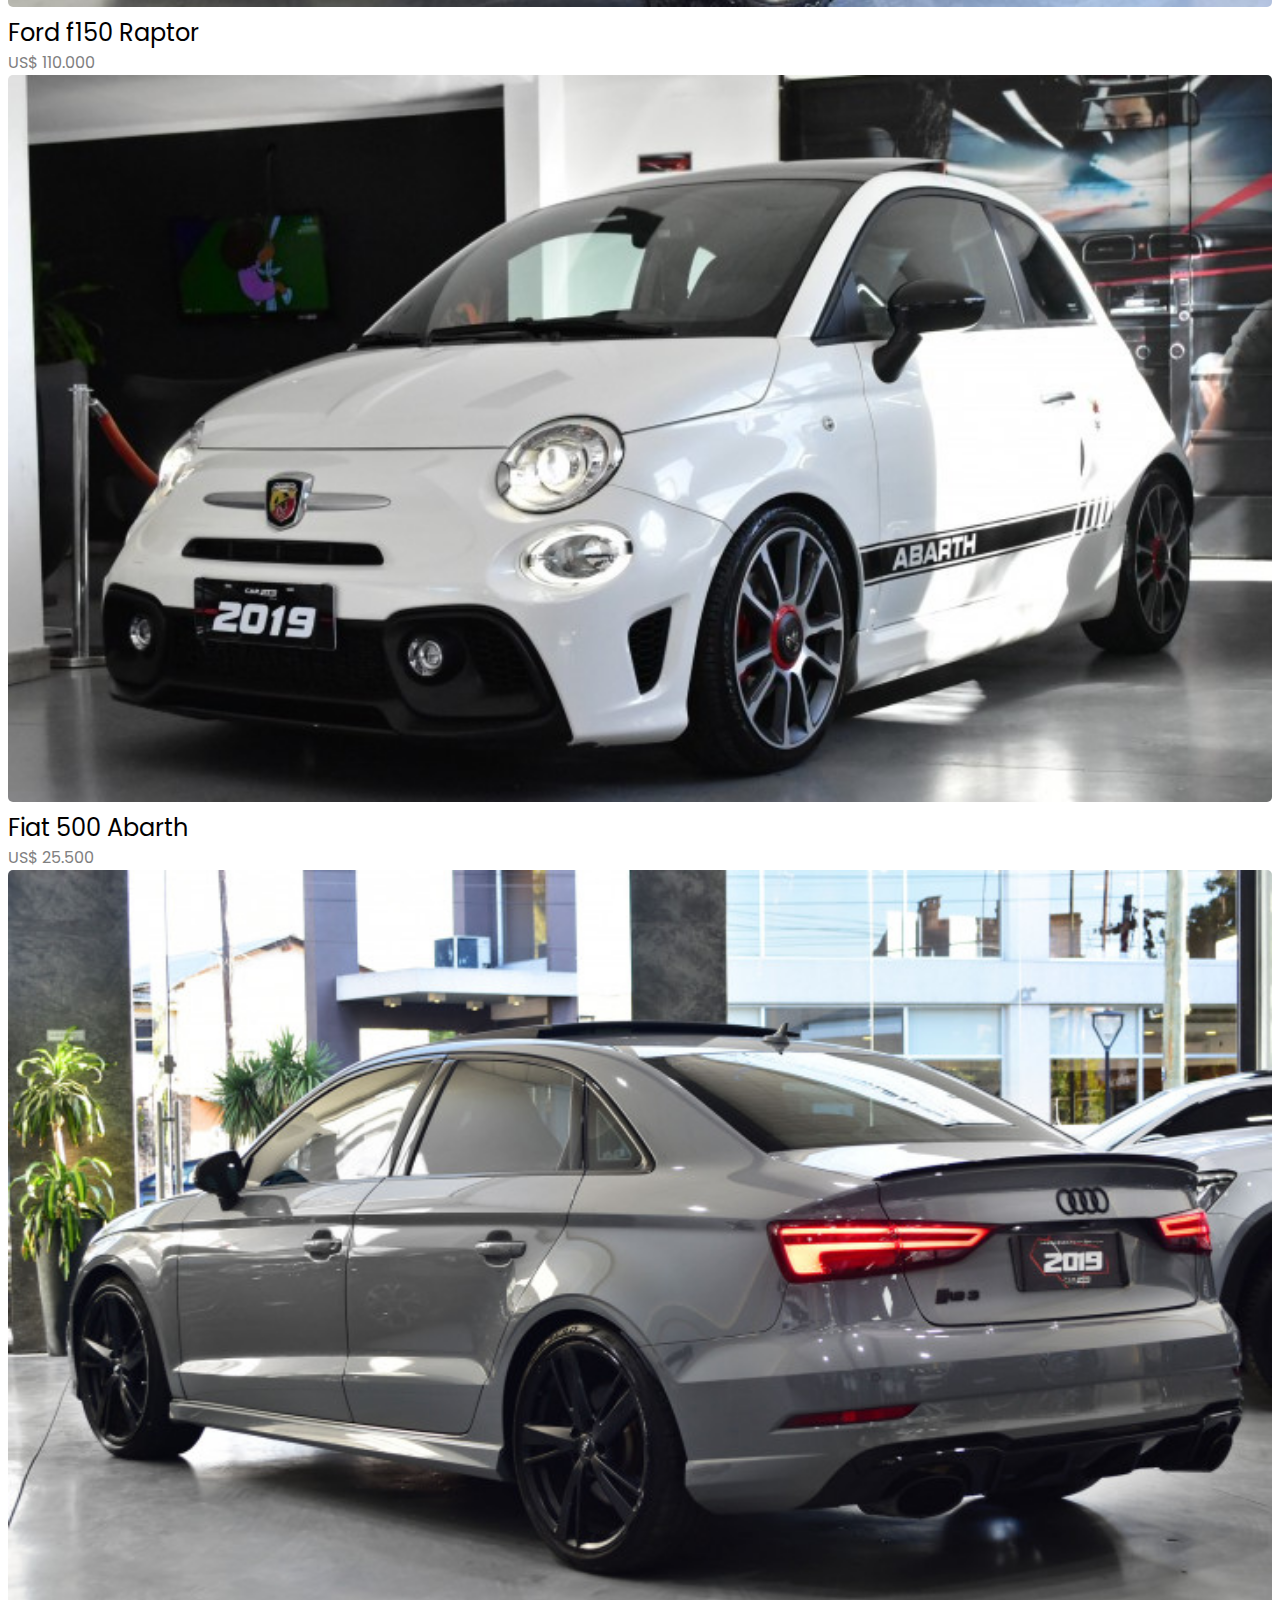
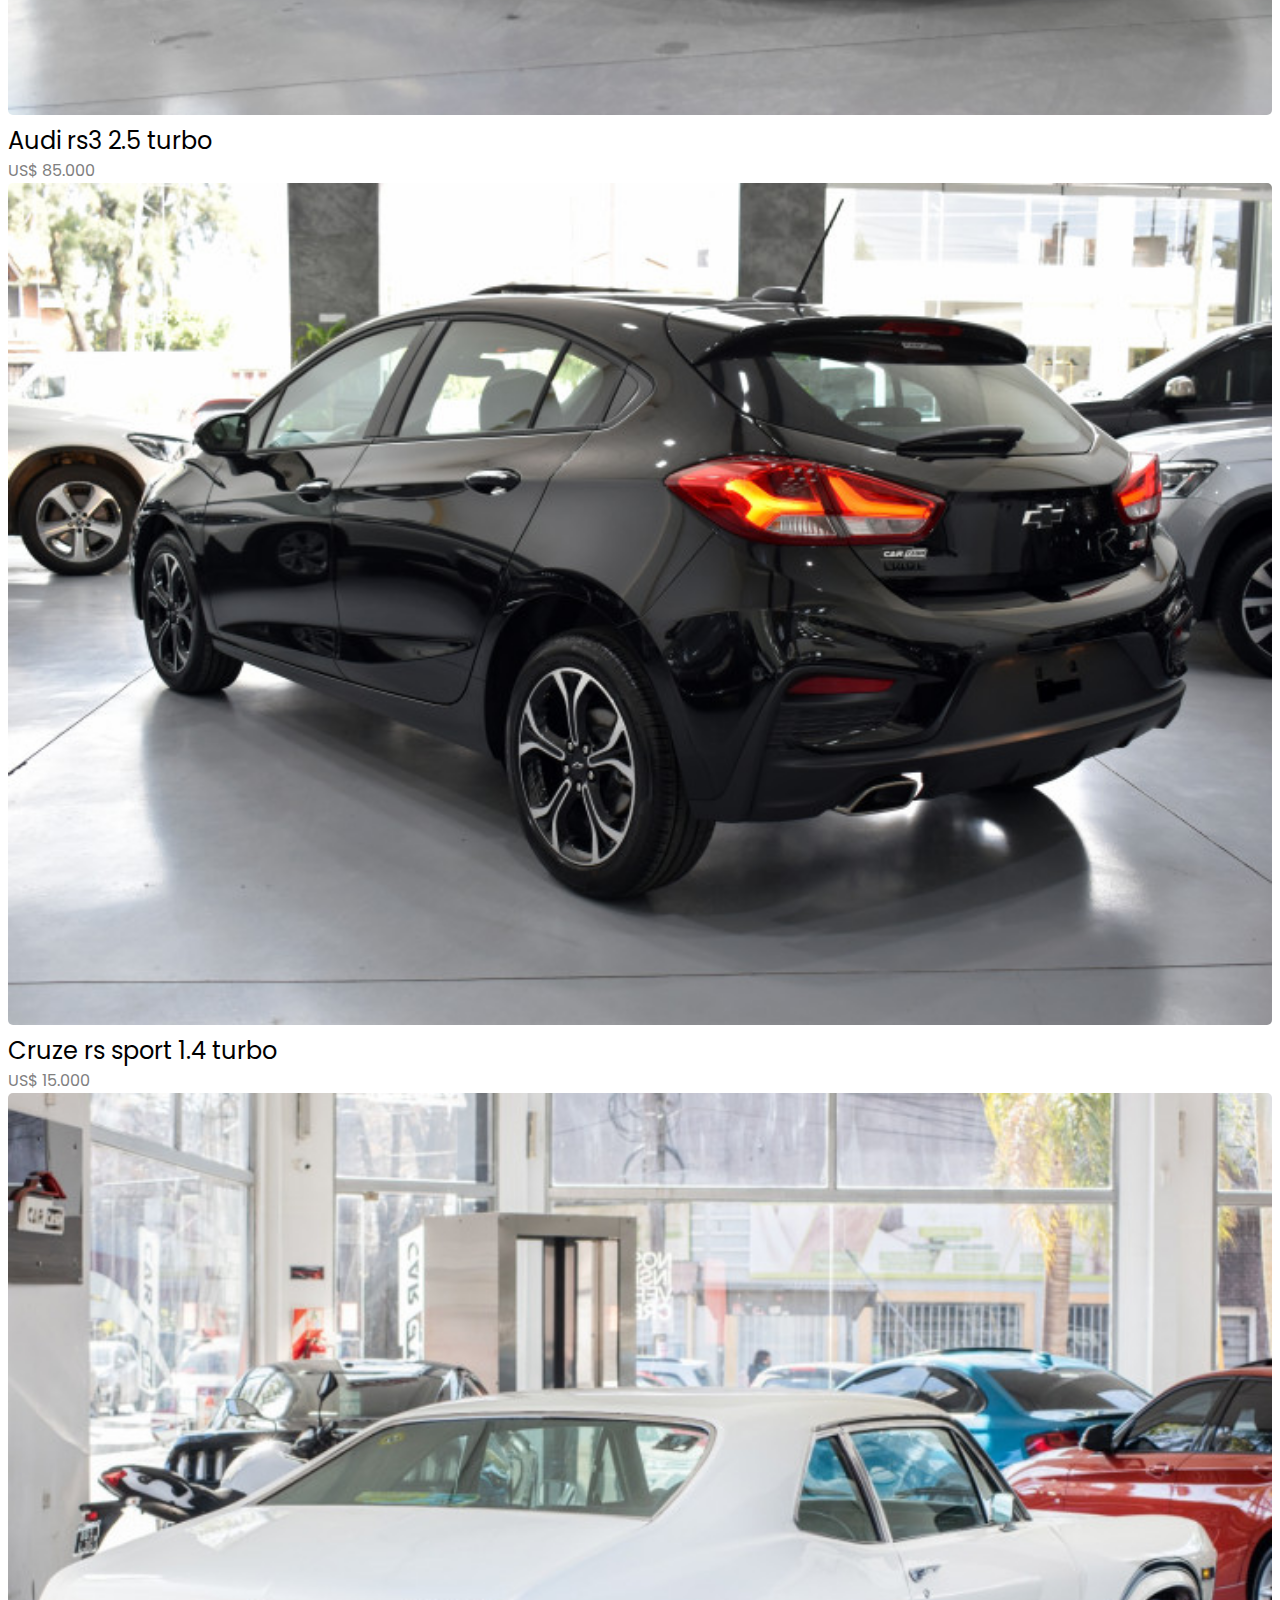
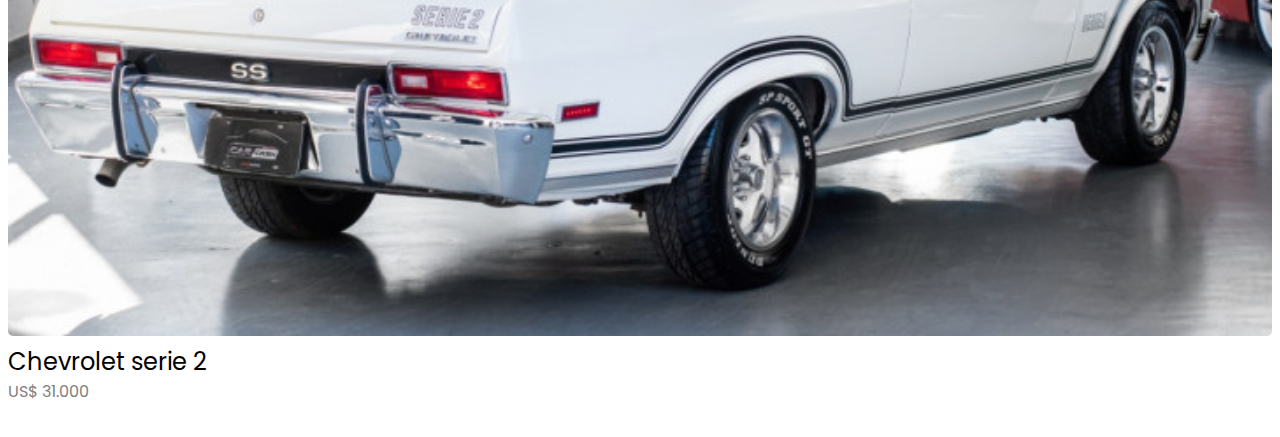
<file: paginas/inicio.html>
<!DOCTYPE html>
<html lang="en">
    <head>
        <meta charset="UTF-8">
        <meta http-equiv="X-UA-Compatible" content="IE=edge">
        <meta name="viewport" content="width=device-width, initial-scale=1.0">
        <title>inicio</title>
        <!-- CSS only -->
        <link href="https://cdn.jsdelivr.net/npm/bootstrap@5.2.0-beta1/dist/css/bootstrap.min.css" rel="stylesheet" integrity="sha384-0evHe/X+R7YkIZDRvuzKMRqM+OrBnVFBL6DOitfPri4tjfHxaWutUpFmBp4vmVor" crossorigin="anonymous">
        <link rel="stylesheet" href="../style.css">
        <link rel="preconnect" href="https://fonts.googleapis.com">
        <link rel="preconnect" href="https://fonts.gstatic.com" crossorigin>
        <link href="https://fonts.googleapis.com/css2?family=Poppins:wght@400;700&display=swap" rel="stylesheet">
    </head>
    <body>
        <nav class="navbar navbar-expand-lg bg-dark">
            <div class="container-fluid">
                <a class="navbar-brand text-white" href="#">BZ CONCESIONARIO</a>
                <button class="navbar-toggler text-white" type="button" data-bs-toggle="collapse" data-bs-target="#navbarSupportedContent" aria-controls="navbarSupportedContent" aria-expanded="false" aria-label="Toggle navigation">
                    <span class="navbar-toggler-icon"></span>
                </button>
                <div class="collapse navbar-collapse" id="navbarSupportedContent">
                    <ul class="navbar-nav me-auto mb-2 mb-lg-0">
                        <li class="nav-item px-2">
                            <a class="nav-link text-white" href="../index.html">Inicio</a>
                        </li>
                        <li class="nav-item px-2">
                            <a class="nav-link text-white" href="../paginas/inicio.html">Vehiculos</a>
                        </li>
                        <li class="nav-item px-2">
                            <a class="nav-link text-white" href="./descripcion.html">Descripcion de vehiculos</a>
                        </li>
                        <li class="nav-item px-2">
                            <a class="nav-link text-white" href="./descripcion.html">Camionetas</a>
                        </li>
                    </ul>
                </div>
            </div>
        </nav>
        <div class="container-xl">
            <select class="form-select form-select-lg mb-3 mt-3" aria-label=".form-select-lg example">
                <option selected>Seleccionar Marcas</option>
                <option value="1">Audi</option>
                <option value="2">Bmw</option>
                <option value="3">Ford</option>
                <option value="4">Chevrolet</option>
                <option value="5">Mercedes</option>
                <option value="6">Fiat</option>
                <option value="7">Volkswagen</option>
            </select>
            <div id="carouselExampleIndicators" class="carousel slide" data-bs-ride="true">
                <div class="carousel-indicators">
                <button type="button" data-bs-target="#carouselExampleIndicators" data-bs-slide-to="0" class="active" aria-current="true" aria-label="Slide 1"></button>
                <button type="button" data-bs-target="#carouselExampleIndicators" data-bs-slide-to="1" aria-label="Slide 2"></button>
                <button type="button" data-bs-target="#carouselExampleIndicators" data-bs-slide-to="2" aria-label="Slide 3"></button>
                </div>
                <div class="container-xxl">
                    <div id="carouselExampleControls" class="carousel slide mt-4" data-bs-ride="carousel">
                        <div class="carousel-inner">
                            <div class="carousel-item active">
                                <img src="../imagenes/bmw.jpg.jpg" class="d-block w-100" alt="BMW">
                            </div>
                            <div class="carousel-item">
                                <img src="../imagenes/rs3.jpg.jpg" class="d-block w-100" alt="BMW">
                            </div>
                            <div class="carousel-item">
                                <img src="../imagenes/audi.jpg.jpg" class="d-block w-100" alt="BMW">
                            </div>
                        </div>
                        <button class="carousel-control-prev" type="button" data-bs-target="#carouselExampleControls"
                            data-bs-slide="prev">
                            <span class="carousel-control-prev-icon" aria-hidden="true"></span>
                            <span class="visually-hidden">Previous</span>
                        </button>
                        <button class="carousel-control-next" type="button" data-bs-target="#carouselExampleControls"
                            data-bs-slide="next">
                            <span class="carousel-control-next-icon" aria-hidden="true"></span>
                            <span class="visually-hidden">Next</span>
                        </button>
                    </div>
            <br>
            <div class="d-flex justify-content-between fs-2">
                <span>Recomendados</span> 
                <span>Ver todos</span>
            </div>
            <div class="d-grid row">
                <a href="descripcionextra.html" class="auto-item">
                    <img src="../imagenes/audi.jpg.jpg" alt="fondo5">
                    <span class="nombre-auto">Audi q8 3.0 tfsi</span>
                    <span class="precio-auto">US$ 186.000</span>
                </a>
                <a href="descripcionextra.html" class="auto-item">
                    <img src="../imagenes/raptor.jpg.jpg" alt="fondo6">
                    <span class="nombre-auto">Ford f150 Raptor</span>
                    <span class="precio-auto">US$ 110.000</span>
                </a>
                <a href="descripcionextra.html" class="auto-item">
                    <img src="../imagenes/abarth.jpg.jpg" alt="fondo7">
                    <span class="nombre-auto">Fiat 500 Abarth</span>
                    <span class="precio-auto">US$ 25.500</span>
                </a>
                <a href="descripcionextra.html" class="auto-item">
                    <img src="../imagenes/rs3.jpg.jpg" alt="fondo5">
                    <span class="nombre-auto">Audi rs3 2.5 turbo</span>
                    <span class="precio-auto">US$ 85.000</span>
                </a>
                <a href="descripcionextra.html" class="auto-item">
                    <img src="../imagenes/cruze.jpg" alt="fondo6">
                    <span class="nombre-auto">Cruze rs sport 1.4 turbo</span>
                    <span class="precio-auto">US$ 15.000</span>
                </a>
                <a href="descripcionextra.html" class="auto-item">
                    <img src="../imagenes/chevy.jpg" alt="fondo7">
                    <span class="nombre-auto">Chevrolet serie 2</span>
                    <span class="precio-auto">US$ 31.000</span>
                </a>
            </div>
            <div class="mt-2 pb-2 d-flex justify-content-center me-2">
                <a href="inicio.html" type="button" class="btn btn-primary flex-grow-2 ms-3">1</a>
                <a href="./2.html" type="button" class="btn btn-primary flex-grow-2 ms-3">2</a>
            </div>
        </div>
        <!-- JavaScript Bundle with Popper -->
        <script src="../js/bootstrap.min.js"></script>
    </body>
</html>
</file>
<file: style.css>
* {
    font-family: 'Poppins';
    font-style: bold;
}
a {
    color: white
}
h1 {
    color: red;
}

.titulo {
    font-size: 2em;
    color: white;
    text-decoration: 0;
    font-weight: 600;
}

.fondo {
    background-image: url(./imagenes/fondo.jpg.jpg);
    background-repeat: no-repeat;
    background-attachment: fixed;
    background-size: cover;
    height: 100vh;
}

.pagina-principal{
    display: grid;
    grid-template-columns: 1fr;
    grid-template-rows: 5fr 1fr;
    grid-column-gap: 0px;
    grid-row-gap: 0px;
    justify-items: center;
    height: 80vh;
}

.cuerpo-pagina {
    display: flex;
    flex-direction: column;
    align-items: center;
}

.subtitulo{
    margin-top: 16px;
    color: gray;
    font-size: 20px;
    margin-bottom: 16px;
}
.subtitulo img{
    margin-left: 32px;
    margin-right: 32px;
}
.pagina {
    display: flex;
    flex-direction: column;
    align-items: center;
}
.autosprincipales{
    display: flex;
}

@media (max-width: 600px) {
    .autosprincipales {
        display: grid;
        grid-template-columns: repeat(4, 1fr);
        grid-template-rows: repeat(4, 1fr);
        grid-column-gap: 0px;
        grid-row-gap: 0px;
    }

    .auto-principal-1{
        grid-area: 1 / 1 / 3 / 3;
    }

    .auto-principal-2{
        grid-area: 1 / 3 / 3 / 5;
    }

    .auto-principal-3{
        grid-area: 3 / 2 / 5 / 4;
        width: 100%;
    }
}

.autosprincipales img {
    width: 30vw;
    margin: 10px;
    border-radius: 5px;
}

.notificacion{
    position: absolute;
    top: 50px;
    right: 50px;
    height: 40px;
}
.recomendados-titulos{
    color: black;
    font-size: 30px;
    display: flex;
    justify-content: space-between;
    width: 90vw;
}
.recomendados-titulos span:nth-child(1){
    color: black;
}
.recomendados-titulos span:nth-child(2){
    color: gray;
}
.autosrecomendados{
    display: grid;
    grid-template-columns: repeat(3, 1fr);
    grid-template-rows: repeat(2, 1fr);
    grid-column-gap: 16px;
    grid-row-gap: 16px;
    margin-top: 8px;
    width: 90vw;
}

.auto-item:nth-child(1) { grid-area: 1 / 1 / 2 / 2; }
.auto-item:nth-child(2) { grid-area: 1 / 2 / 2 / 3; }
.auto-item:nth-child(3) { grid-area: 1 / 3 / 2 / 4; }
.auto-item:nth-child(4) { grid-area: 2 / 1 / 3 / 2; }
.auto-item:nth-child(5) { grid-area: 2 / 2 / 3 / 3; }
.auto-item:nth-child(6) { grid-area: 2 / 3 / 3 / 4; }

@media (max-width: 600px) {
    .autosrecomendados {
        display: grid;
        grid-template-columns: repeat(2, 1fr);
        grid-template-rows: repeat(3, 1fr);
        grid-column-gap: 16px;
        grid-row-gap: 16px;
    }

    .auto-item:nth-child(1) { grid-area: 1 / 1 / 2 / 2; }
    .auto-item:nth-child(2) { grid-area: 1 / 2 / 2 / 3; }
    .auto-item:nth-child(3) { grid-area: 2 / 1 / 3 / 2; }
    .auto-item:nth-child(4) { grid-area: 2 / 2 / 3 / 3; }
    .auto-item:nth-child(5) { grid-area: 3 / 1 / 4 / 2; }
    .auto-item:nth-child(6) { grid-area: 3 / 2 / 4 / 3; }
}

.auto-item{
    display: flex;
    flex-direction: column;
    text-decoration: 0;
    width: 100%;
}
.auto-item img{
    width: 100%;
    border-radius: 5px;
}
.nombre-auto{
    margin-top: 8px;
    font-size: 1.5em;
    color: black;
}
.precio-auto{
    font-size: 1em;
    color: gray;
}
.pagina-texto {
    color: red;
    font-size: 2em;
    margin-left: 8px;
    text-decoration: none;
}
.pagina-seleccionada {
    background-color: red;
    color: white;
    font-size: 2em;
    padding-left: 8px;
    padding-right: 8px;
    margin-right: 8px;
    text-decoration: none;
}

.pagina-texto2{
    background-color: red;
    color: white;
    font-size: 2em;
    padding-left: 8px;
    padding-right: 8px;
    margin-right: 8px;
    text-decoration: none;
}
.pagina-seleccionada2{
    color: red;
    font-size: 2em;
    padding-left: 8px;
    padding-right: 8px;
    margin-right: 8px;
    text-decoration: none;
}
.filtrarautos{
    width: 25vw;
    height: 200px;
    background-color: red;
    margin-left: 5px;
    border-radius: 5px;
    display: flex;
    justify-content: space-between;
    flex-direction: column;
    align-items: center;
}
.cuadrado {
    color: white;
    font-size: 20px;
}
.bmwdescrip img{
    border-radius: 5px;
    width: 30vw;
    margin: 10px;
}
.mpack{
    font-size: 25px;
}
.preciobm{
    font-size: 25px;
    text-decoration: underline;
}
.bmboton{
    font-size: 30px;
    margin-right: 74vw;
}
.textogrande{
    font-size: 20px;
}
.auto-principal-1:hover{
    transform: scale(1.1)
}
.auto-principal-2:hover{
    transform: scale(1.1)
}
.auto-principal-3:hover{
    transform: scale(1.1)
}
.auto-item:hover{
    transform: scale(1.1);
}
</file>
